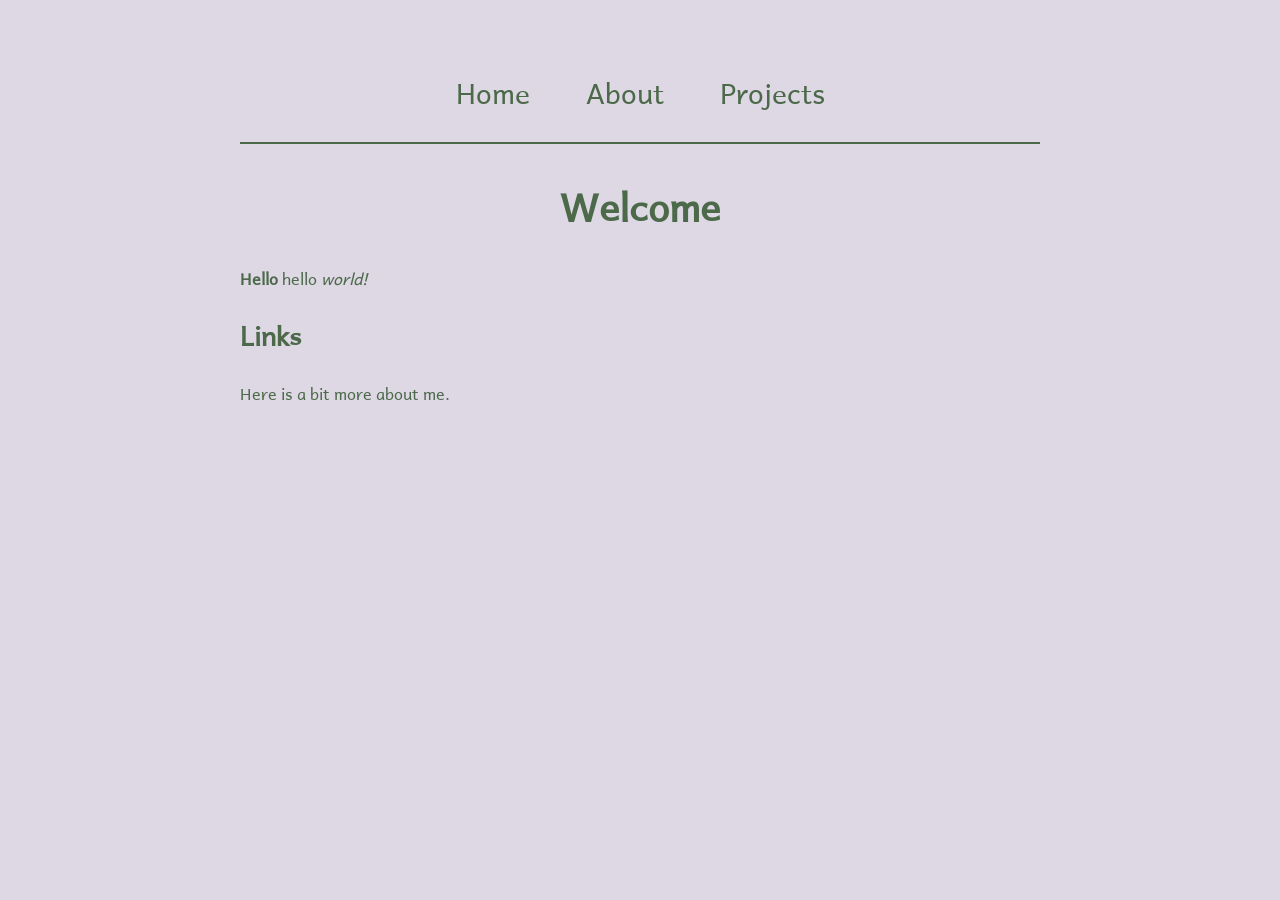
<file: index.html>
<!DOCTYPE html>

<html>

<head>
<title>Petra Wenzel</title>
<link rel="stylesheet" href="./main_style.css">
</head>

<body>

<p class="menu">
<a href="./index.html">Home</a>
<menutab>
<a href="./about.html">About</a>
<menutab>
<a href="./projects.html">Projects</a>
</p>
<hr>


<h2 class="center">Welcome</h2>
<p>
<b>Hello</b> hello <i>world!</i>
</p>

<h3>Links</h3>

<p>
<a href="./about.html">Here is a bit more about me.</a>
</p>



</body>

</html>
</file>
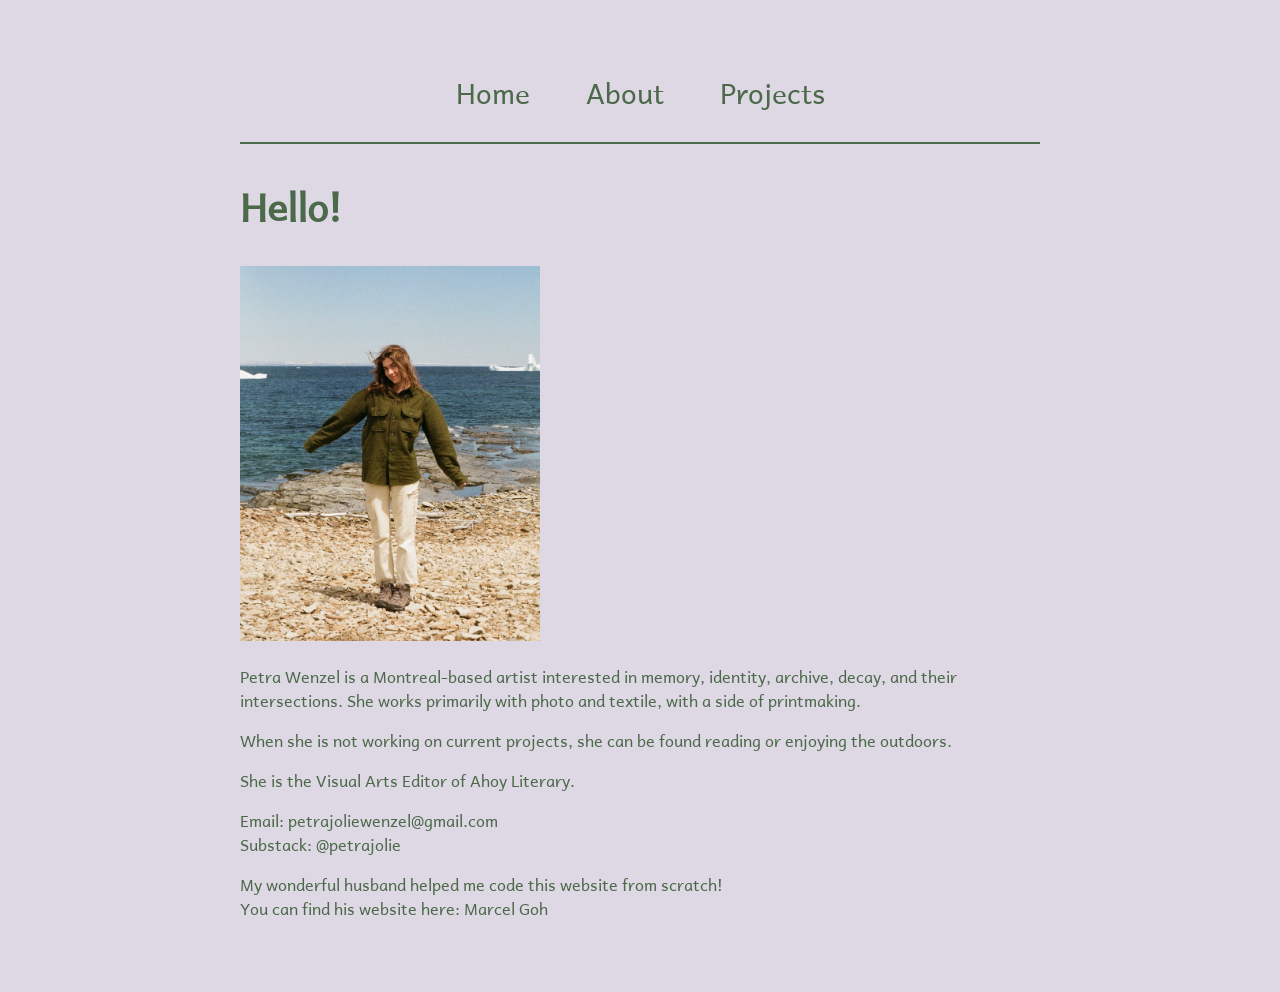
<file: about.html>
<!DOCTYPE html>

<html>

<head>
<title>About &bull; Petra Wenzel</title>
<link rel="stylesheet" href="./main_style.css">
</head>

<body>
<p class="menu">
<a href="./index.html">Home</a>
<menutab>
<a href="./about.html">About</a>
<menutab>
<a href="./projects.html">Projects</a>
</p>
<hr>
</body>

<body>
<p>
<h2>Hello!</h2>
<img src="./images/iceberg.jpg" width="300px">
<p>
Petra Wenzel is a Montreal-based artist interested in memory, identity, archive, decay, and their intersections. She works primarily with photo and textile, with a side of printmaking.
</p>
<p>
When she is not working on current projects, she can be found reading or enjoying the outdoors.
</p>
<p>
She is the Visual Arts Editor of <a href="https://ahoyliterary.github.io/" target="_blank">Ahoy Literary.</a>
</p>
</body>

<body>
<p>
Email: petrajoliewenzel@gmail.com <br>
Substack: <a href="https://substack.com/@petrajolie" target="_blank"> @petrajolie </a>
</p>
<p>
My wonderful husband helped me code this website from scratch! <br>
You can find his website here: <a target="_blank" href="https://marcelgoh.ca"> Marcel Goh </a>
</body>

</html>
</file>
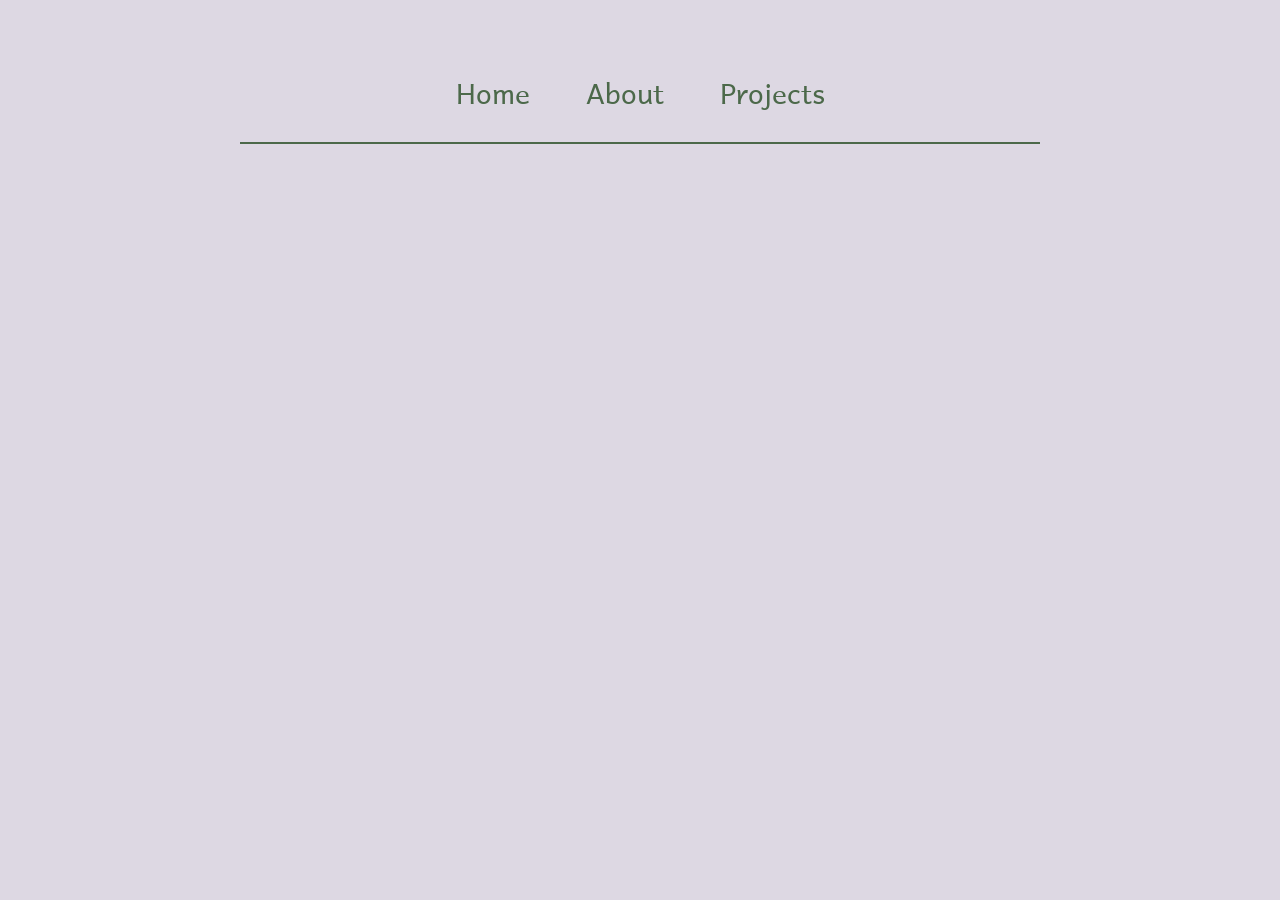
<file: blankpagetemplate.html>
<!DOCTYPE html>

<html>

<head>
<title>Petra Wenzel</title>
<link rel="stylesheet" href="./main_style.css">
</head>

<body>
<p class="menu">
<a href="./index.html">Home</a>
<menutab>
<a href="./about.html">About</a>
<menutab>
<a href="./projects.html">Projects</a>
</p>
<hr>
</body>

<body>



</body>

</html>
</file>
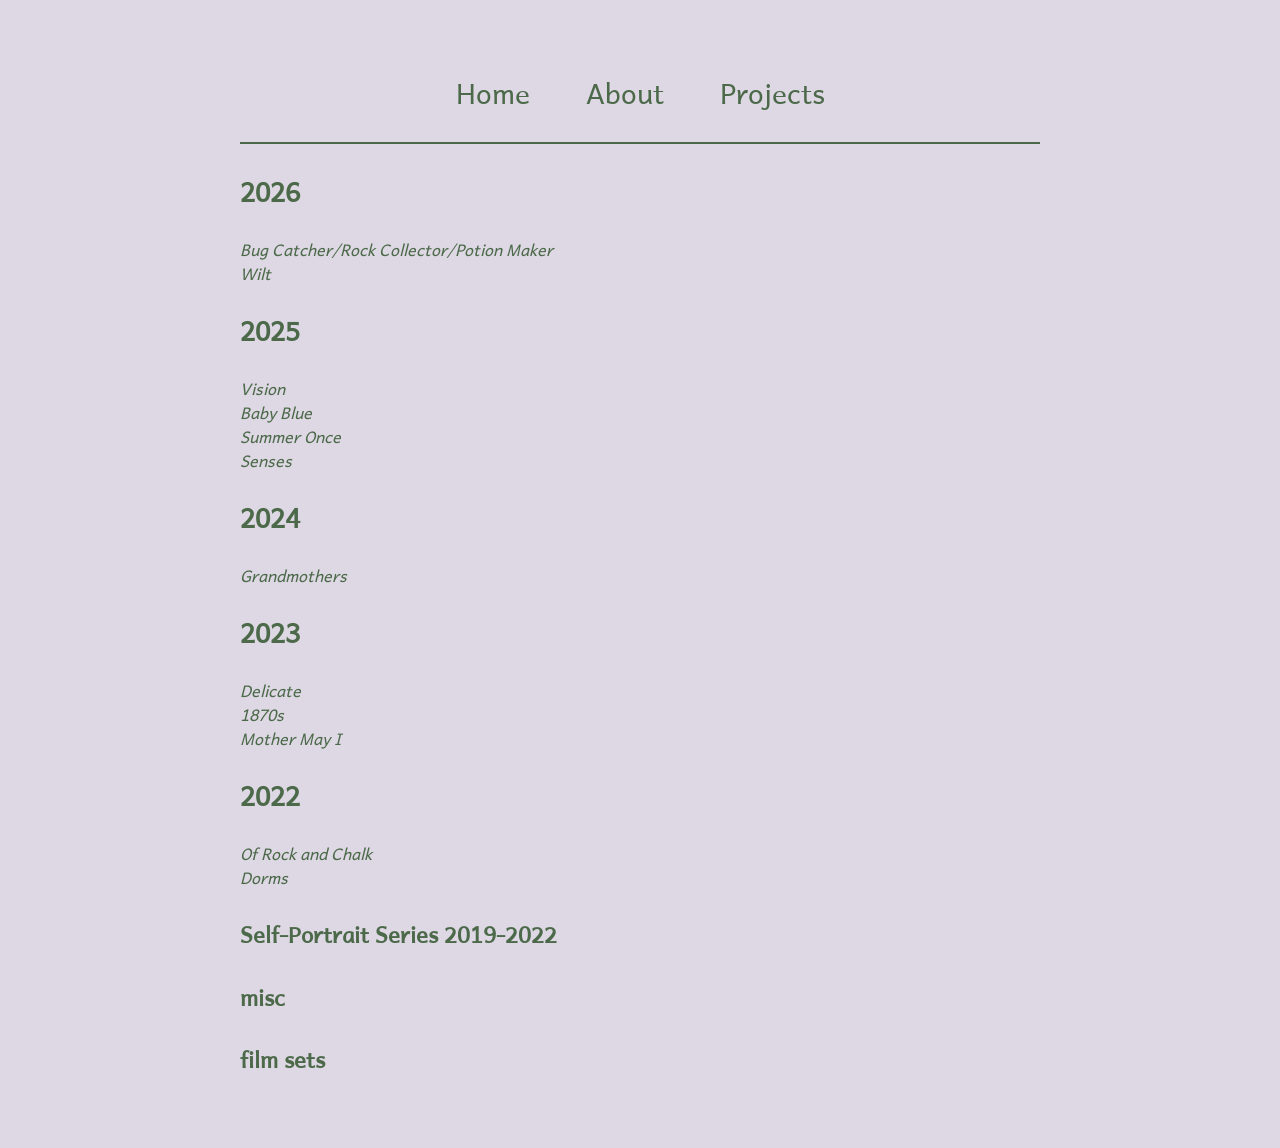
<file: projects.html>
<!DOCTYPE html>

<html>

<head>
<title>Petra Wenzel</title>
<link rel="stylesheet" href="./main_style.css">
</head>

<body>
<p class="menu">
<a href="./index.html">Home</a>
<menutab>
<a href="./about.html">About</a>
<menutab>
<a href="./projects.html">Projects</a>
</p>
<hr>


<h3>2026</h3>
<p>
<i><a href="./projectpages/bugcatcher.html">Bug Catcher/Rock Collector/Potion Maker</a></i><br>
<i><a href="./projectpages/wilt.html">Wilt</a></i>
</p>

<h3>2025</h3>
<p>
<i><a href="./projectpages/vision.html">Vision</a></i><br>
<i><a href="./projectpages/babyblue.html">Baby Blue</a></i><br>
<i><a href="./projectpages/summeronce.html">Summer Once</a></i><br>
<i><a href="./projectpages/senses.html">Senses</a></i>
</p>

<h3>2024</h3>
<p>
<i><a href="./projectpages/grandmothers.html">Grandmothers</a></i><br>
</p>

<h3>2023</h3>
<p>
<i><a href="./projectpages/delicate.html">Delicate</a></i><br>
<i><a href="./projectpages/1870s.html">1870s</a></i><br>
<i><a href="./projectpages/mothermayi.html">Mother May I</a></i>
</p>

<h3>2022</h3>
<p>
<i><a href="./projectpages/orac.html">Of Rock and Chalk</a></i><br>
<i><a href="./projectpages/dorms.html">Dorms</a></i><br>
</p>

<h4><a href="./projectpages/selfportraits.html">Self-Portrait Series 2019-2022</a></h4>

<h4><a href="./projectpages/misc.html">misc</a></h4>

<h4><a href="./projectpages/filmsets.html">film sets</a></h4>

</body>

</html>
</file>
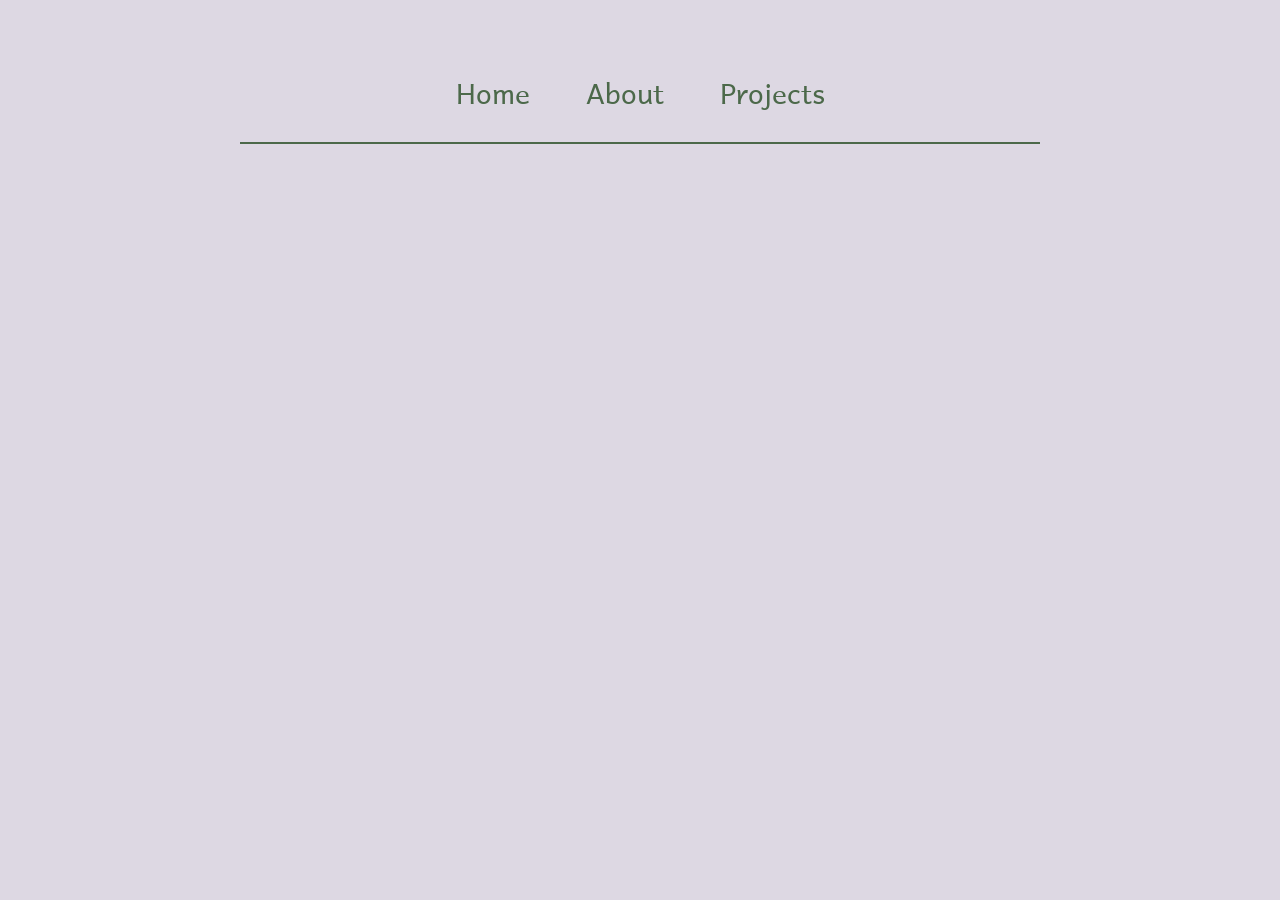
<file: projectpages/1870s.html>
<!DOCTYPE html>

<html>

<head>
<title>Petra Wenzel</title>
<link rel="stylesheet" href="../main_style.css">
</head>

<body>
<p class="menu">
<a href="../index.html">Home</a>
<menutab>
<a href="../about.html">About</a>
<menutab>
<a href="../projects.html">Projects</a>
</p>
<hr>
</body>

<body>


</body>

</html>
</file>
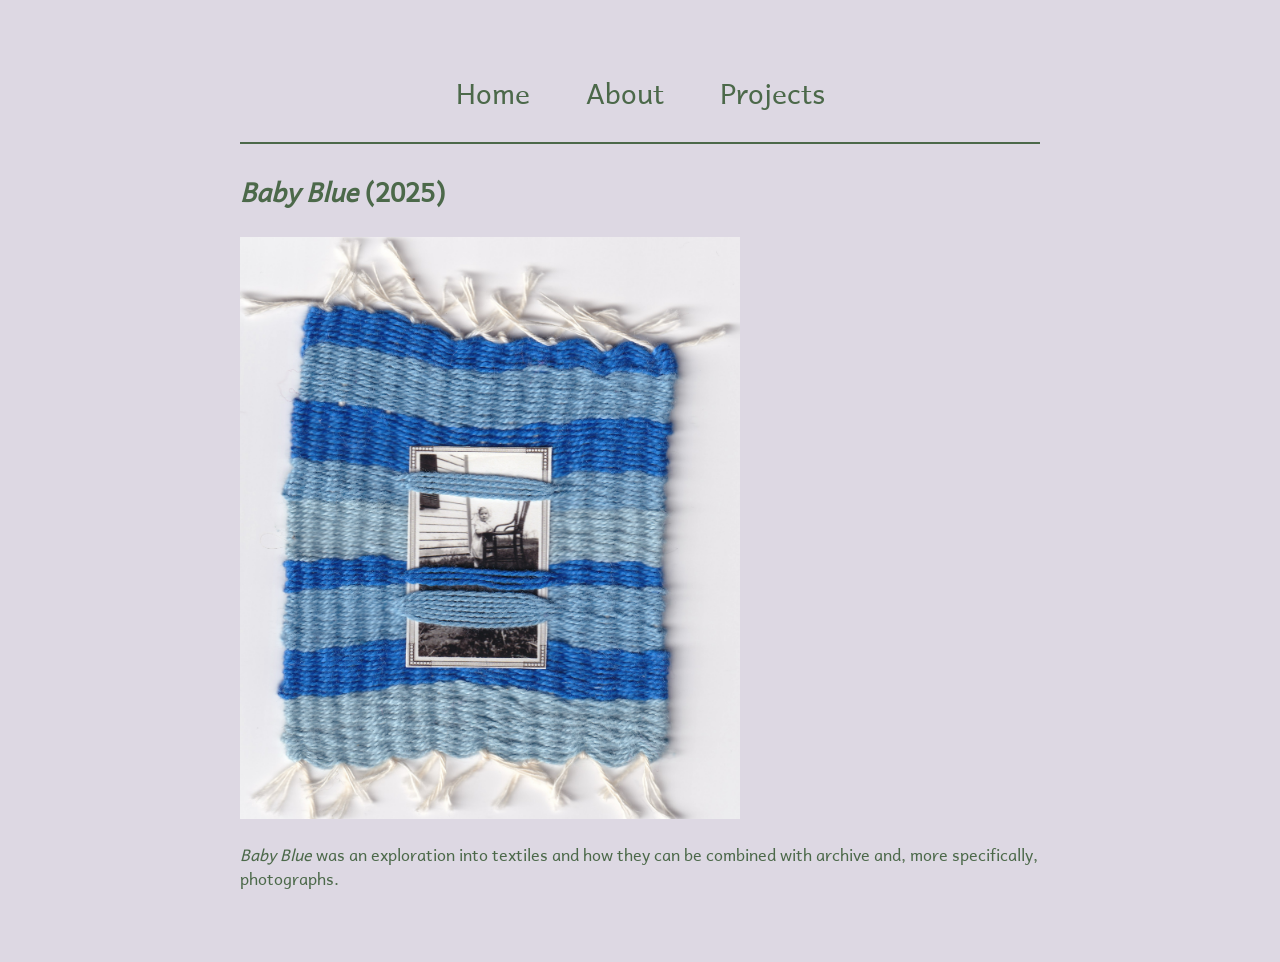
<file: projectpages/babyblue.html>
<!DOCTYPE html>

<html>

<head>
<title>Petra Wenzel</title>
<link rel="stylesheet" href="../main_style.css">
</head>

<body>
<p class="menu">
<a href="../index.html">Home</a>
<menutab>
<a href="../about.html">About</a>
<menutab>
<a href="../projects.html">Projects</a>
</p>
<hr>
</body>

<body>
<h3><i>Baby Blue</i> (2025)</h3>
<img src="./projectimages/babyblue.jpg" width="500px">
<p>
<i>Baby Blue</i>  was an exploration into textiles and how they can be combined with archive and, more specifically, photographs.
</p> 

</body>

</html>
</file>
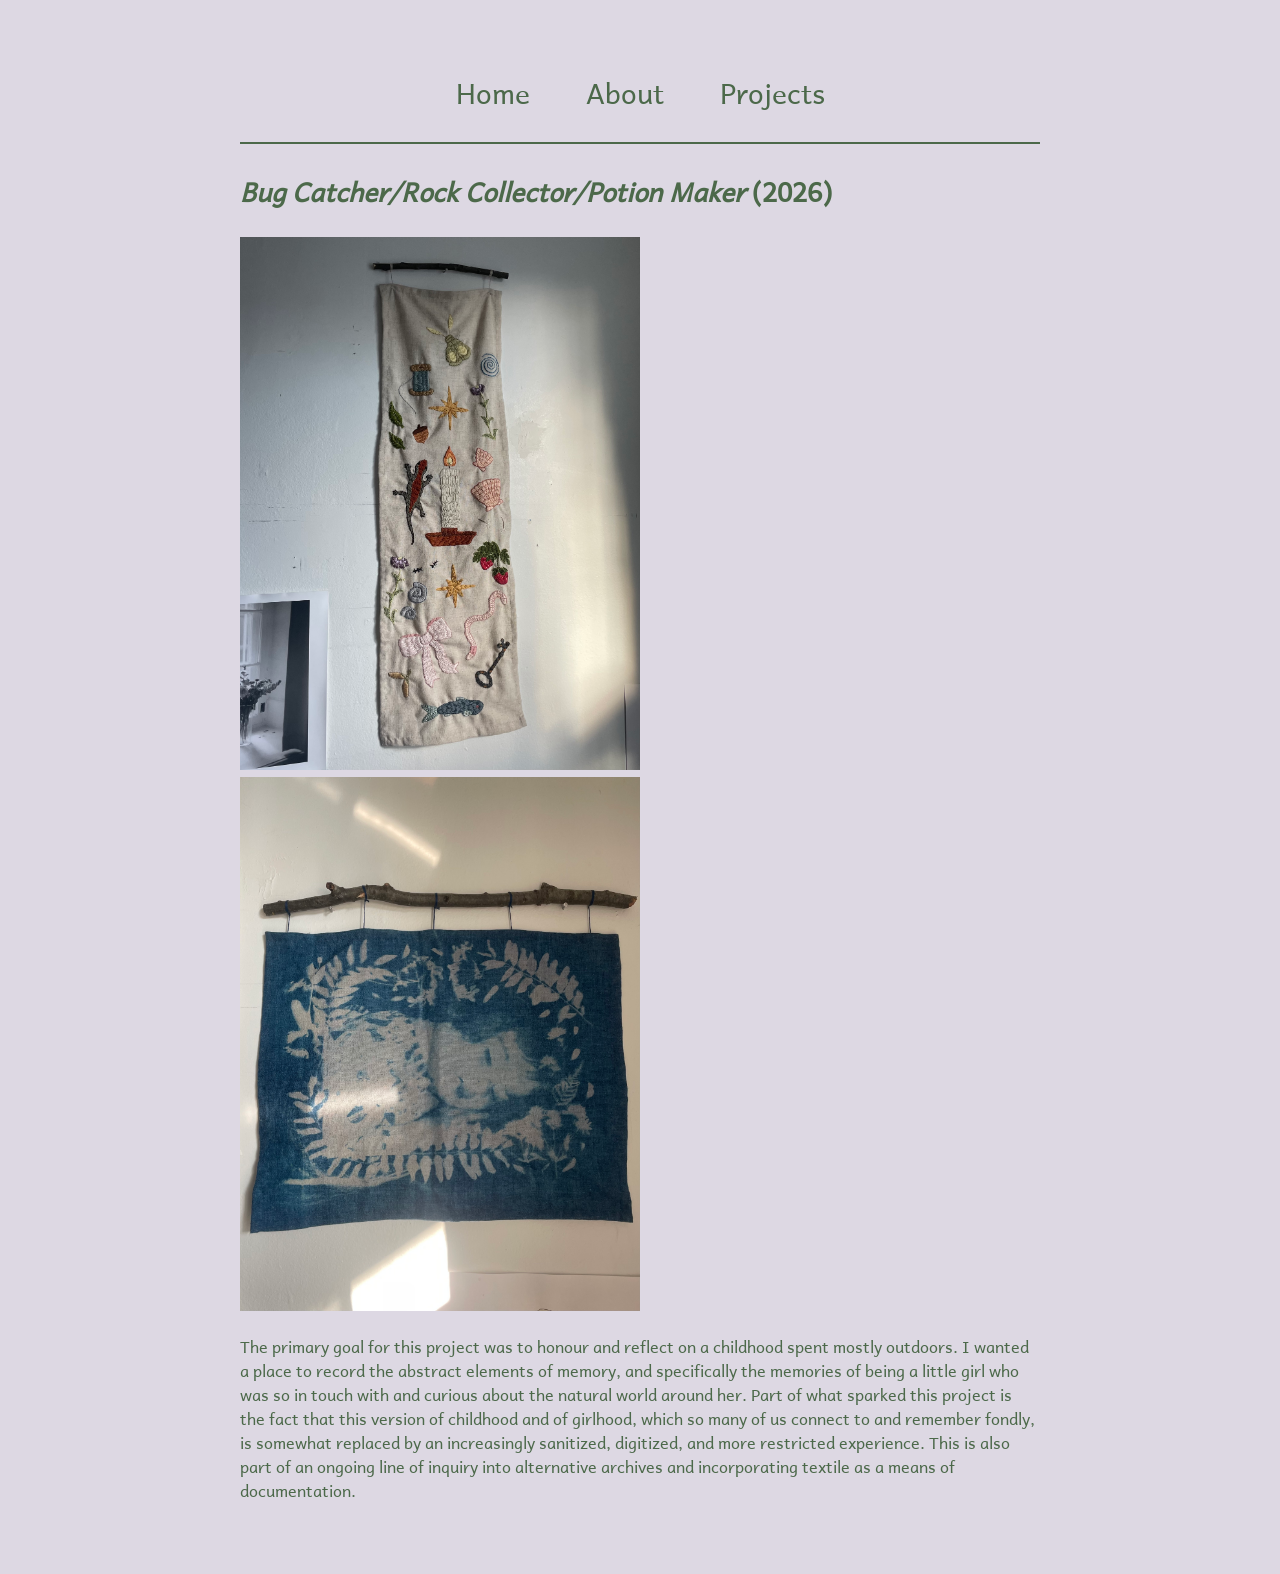
<file: projectpages/bugcatcher.html>
<!DOCTYPE html>

<html>

<head>
<title>Petra Wenzel</title>
<link rel="stylesheet" href="../main_style.css">
</head>

<body>
<p class="menu">
<a href="../index.html">Home</a>
<menutab>
<a href="../about.html">About</a>
<menutab>
<a href="../projects.html">Projects</a>
</p>
<hr>
</body>


<body>
<h3><i>Bug Catcher/Rock Collector/Potion Maker</i> (2026)</h3>
<img src="./projectimages/bug1.jpg" width="400px">
<img src="./projectimages/bug2.jpg" width="400px">
<p>
The primary goal for this project was to honour and reflect on a childhood spent mostly outdoors. I wanted a place to record the abstract elements of memory, and specifically the memories of being a little girl who was so in touch with and curious about the natural world around her. Part of what sparked this project is the fact that this version of childhood and of girlhood, which so many of us connect to and remember fondly, is somewhat replaced by an increasingly sanitized, digitized, and more restricted experience. This is also part of an ongoing line of inquiry into alternative archives and incorporating textile as a means of documentation. 
</p>

</body>

</html>
</file>
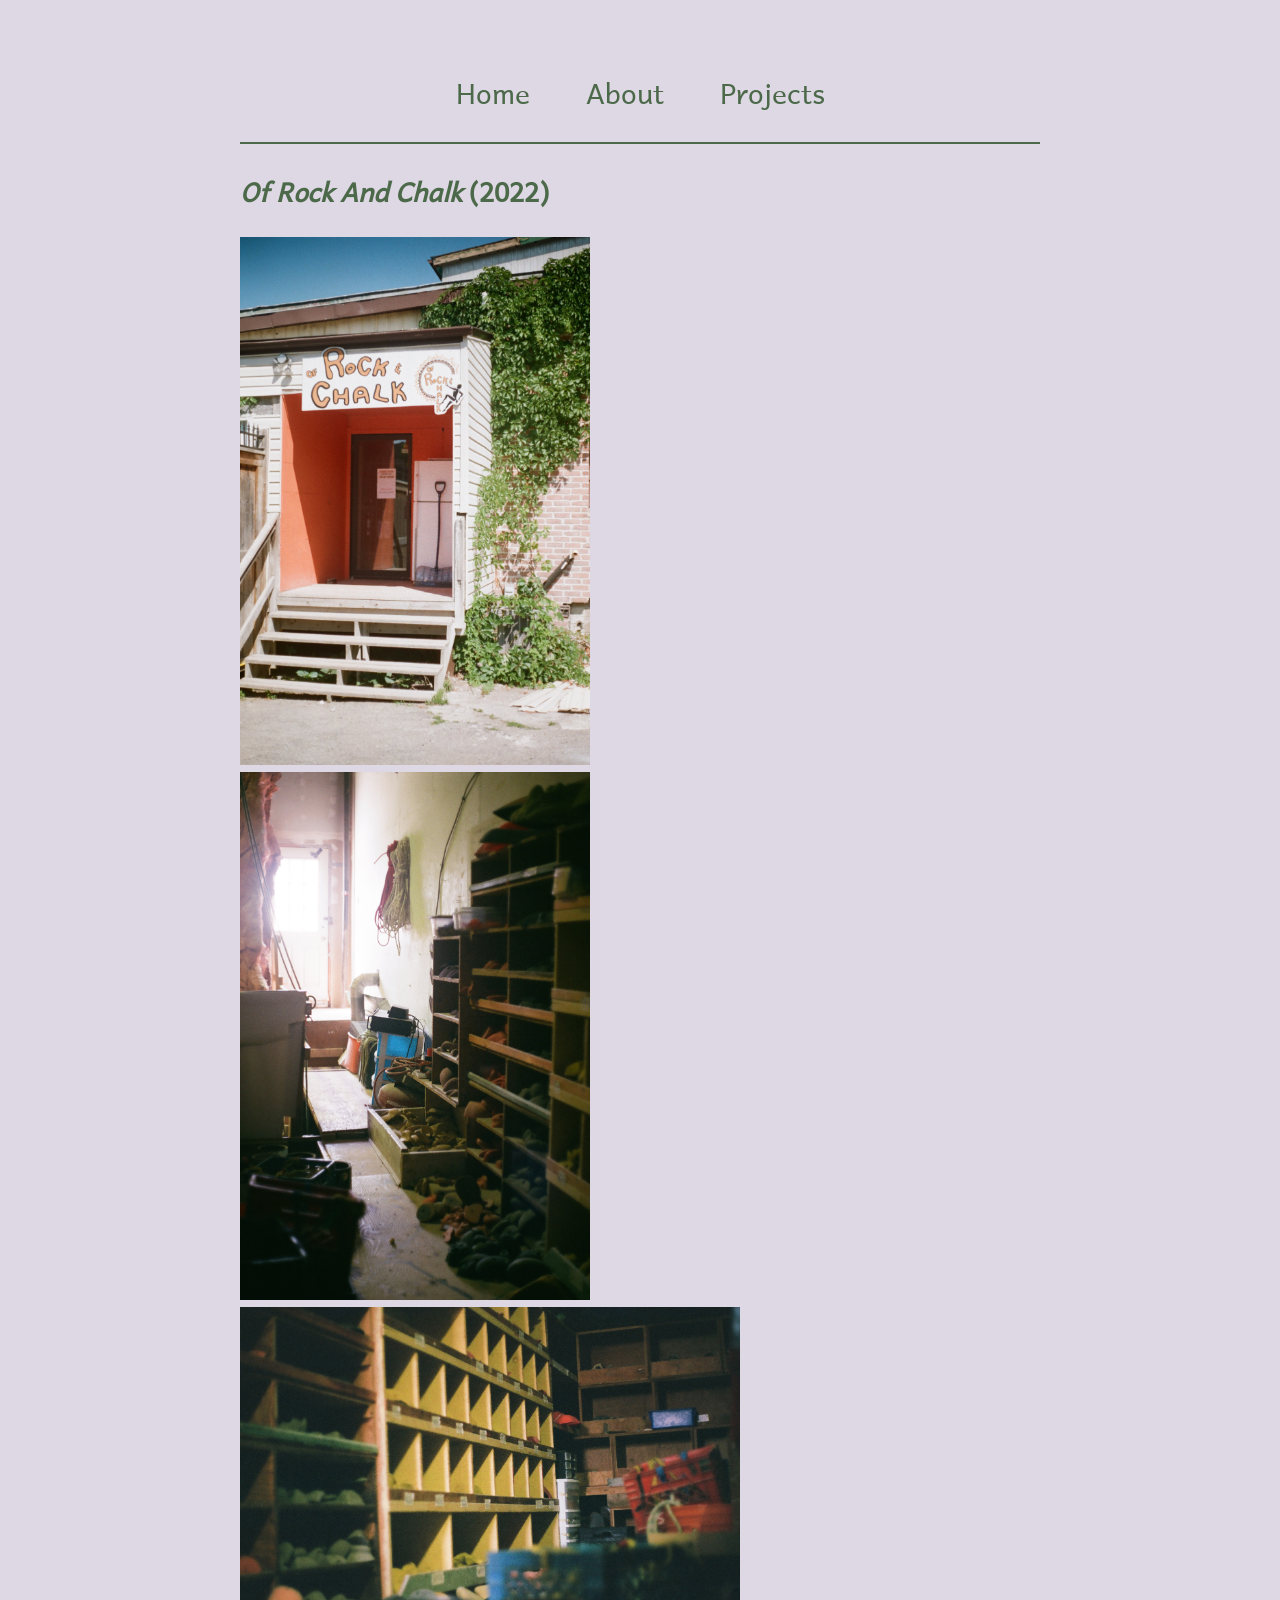
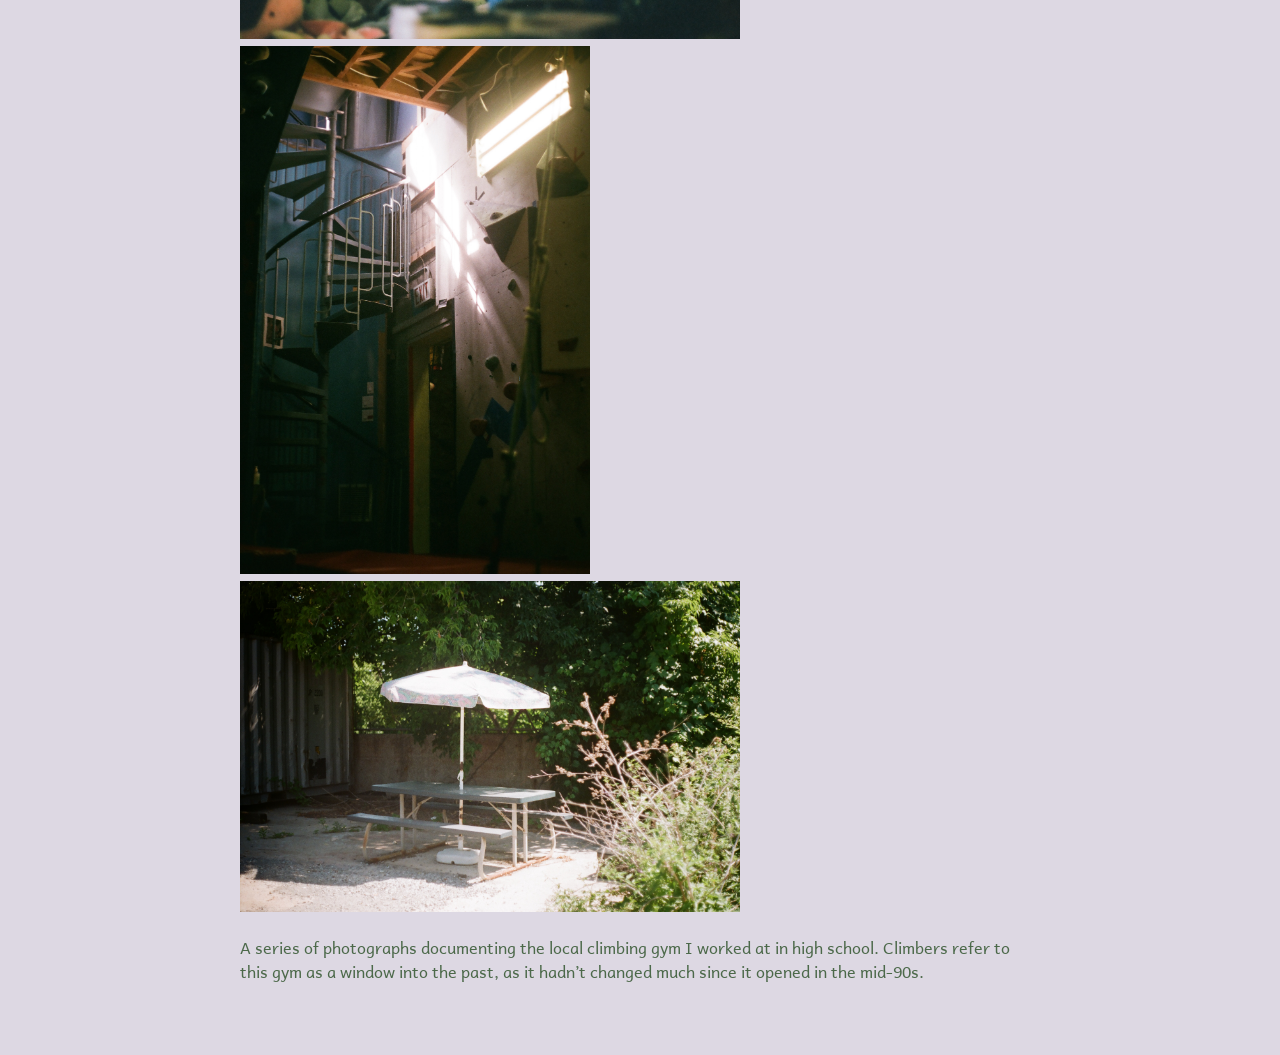
<file: projectpages/orac.html>
<!DOCTYPE html>

<html>

<head>
<title>Petra Wenzel</title>
<link rel="stylesheet" href="../main_style.css">
</head>

<body>
<p class="menu">
<a href="../index.html">Home</a>
<menutab>
<a href="../about.html">About</a>
<menutab>
<a href="../projects.html">Projects</a>
</p>
<hr>
</body>

<body>
<h3><i>Of Rock And Chalk</i> (2022)</h3>
<img src="./projectimages/orac1.jpg" width="350px"><br>
<img src="./projectimages/orac2.jpg" width="350px">
<img src="./projectimages/orac3.jpg" width="500px">
<img src="./projectimages/orac4.jpg" width="350px"><br>
<img src="./projectimages/orac5.jpg" width="500px">
<p>
A series of photographs documenting the local climbing gym I worked at in high school. Climbers refer to this gym as a window into the past, as it hadn’t changed much since it opened in the mid-90s.
</p>
</body>

</html>
</file>
<file: main_style.css>
/* This is the style file for Petra Wenzel's website */

/* FONTS */
@font-face {
	font-family: Jost;
	src: url(./fonts/jost-regular.woff);
}

@font-face {
	font-family: Andika;
	src: url(./fonts/Andika.woff2);
}


/* LINKS */
a:link {
	text-decoration: none;
	color: #4c694a;
}

a:visited {
	text-decoration: none;
	color: #4c694a;
}

a:hover {
	color: #739671;
}

a:active {
	color: #4c694a
	text-decoration: none;
}


/* FORMATTING */
html {
	padding: 36px;
}

body {
	margin-top: 36px;
	margin-bottom: 36px;
	margin-left: auto;
	margin-right: auto;
	min-width: 800px;
	max-width: 800px;
	background-color: #ddd8e3;
	line-height: 1.5;
}


/* TEXT */
p {
	font-size: 16px;
	font-family: Andika, Lucida Grande, sans-serif;
	color: #4c694a;
}

h1 {
	text-align: center;
	font-size: 38px;
	font-family: Andika;
	font-weight: bold;
	color: #4c694a;
}

h2 {
	font-size: 38px;
	font-family: Andika;
	font-weight: bold;
	color: #4c694a;
}

h3 {
	font-size: 26px;
	font-family: Andika;
	font-weight: bold;
	color: #4c694a;
}

h4 {
	font-size: 22px;
	font-family: Andika;
	font-weight: bold;
	color: #4c694a;
}


/* CLASSES */
/* Use this class to center things */
.center {
	text-align: center;
}

/* This class is for the menu: about, projects, etc. */
.menu {
	text-align: center;
	font-size: 28px;
}


/* MENU */
/* spaces between menu items */
menutab {
	display: inline-block;
	margin-left: 48px;
}

hr {
	border-color: #4c694a;
	height: 2px;
	border: 0;
	border-top: 2px solid #4c694a;
}
</file>
